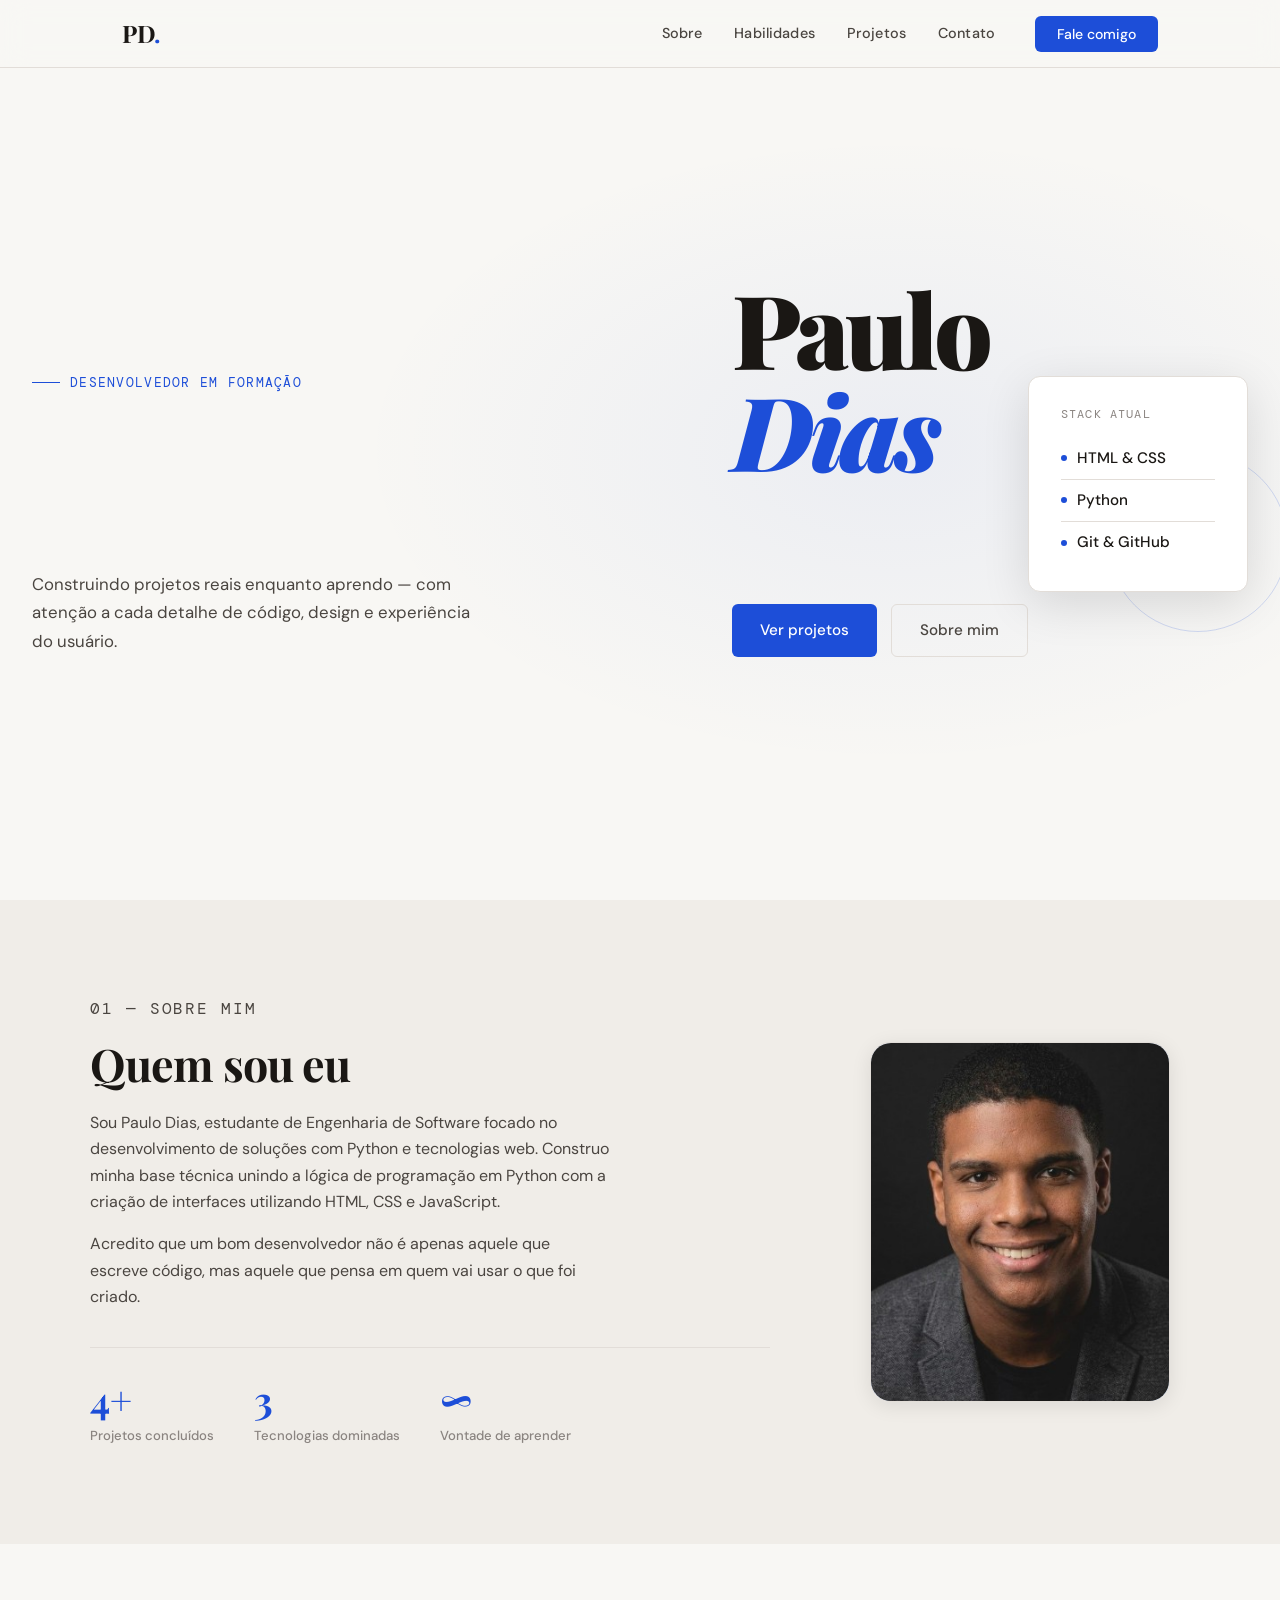
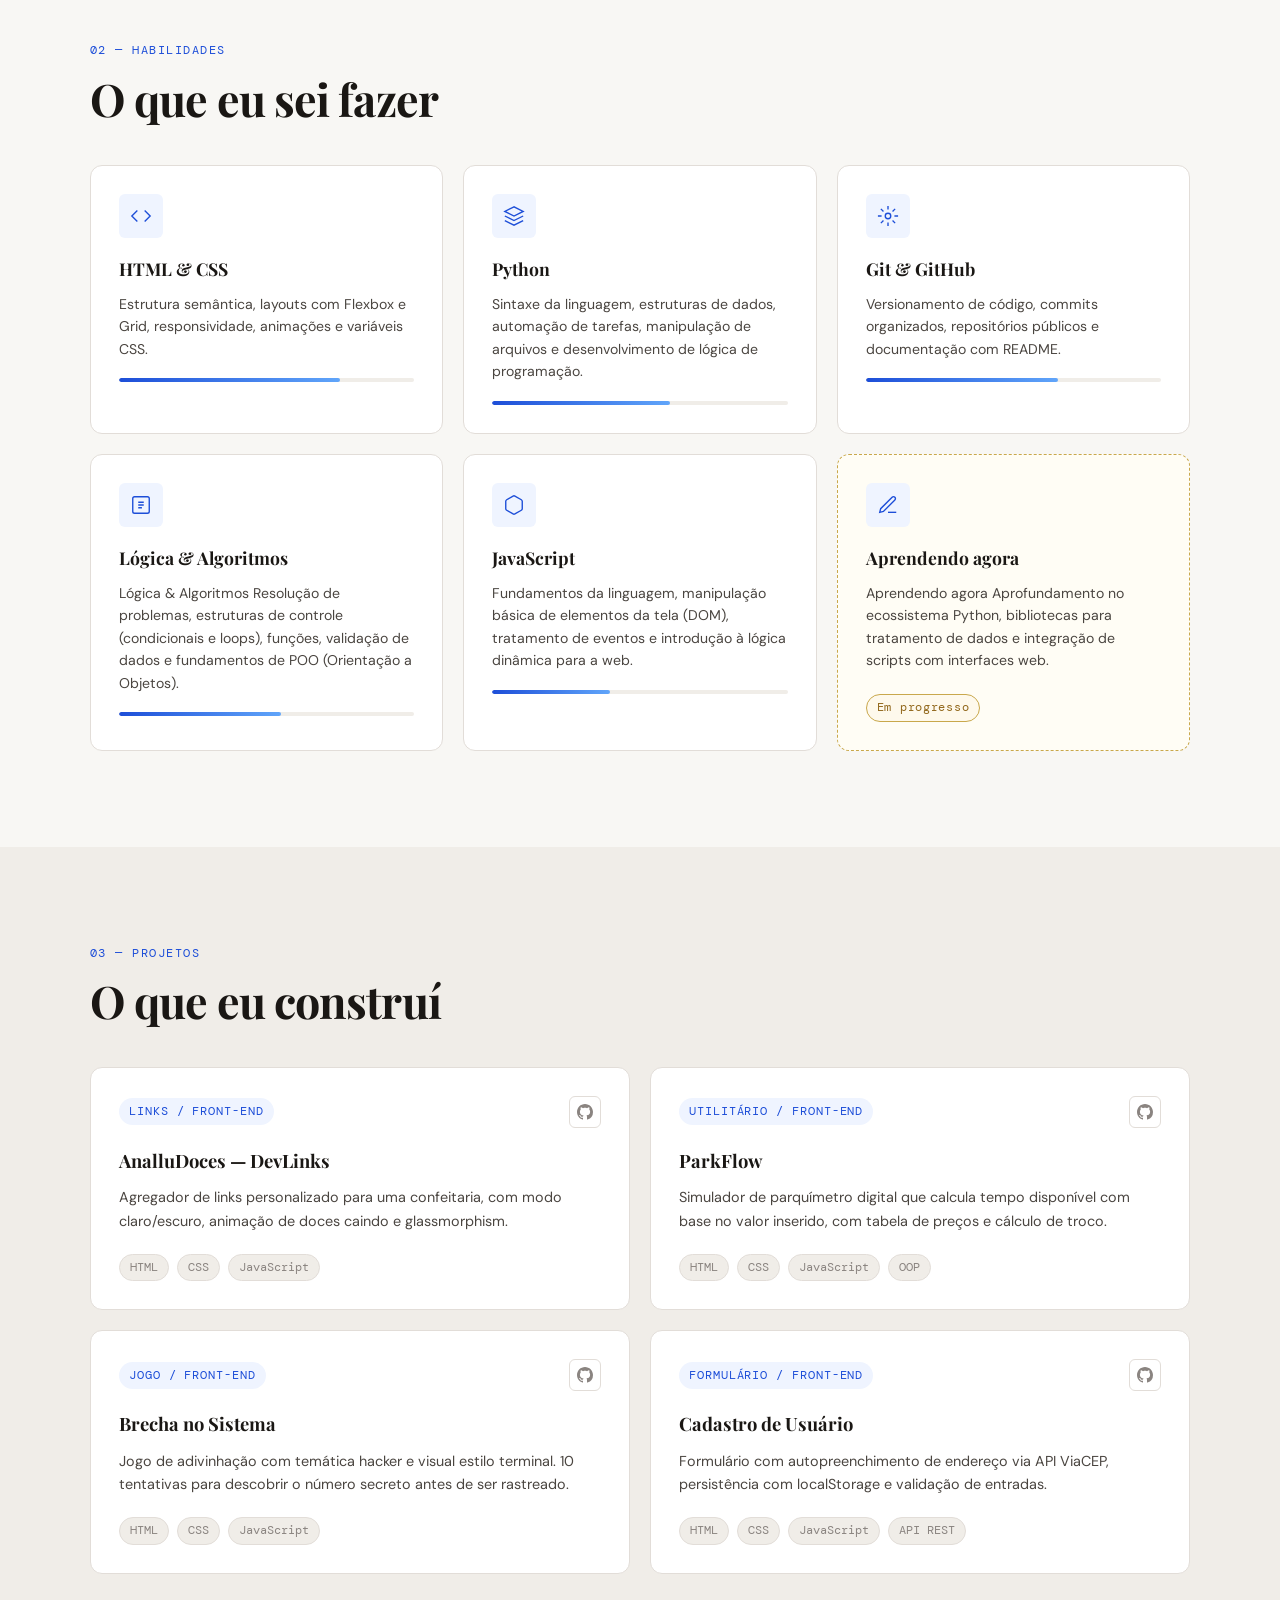
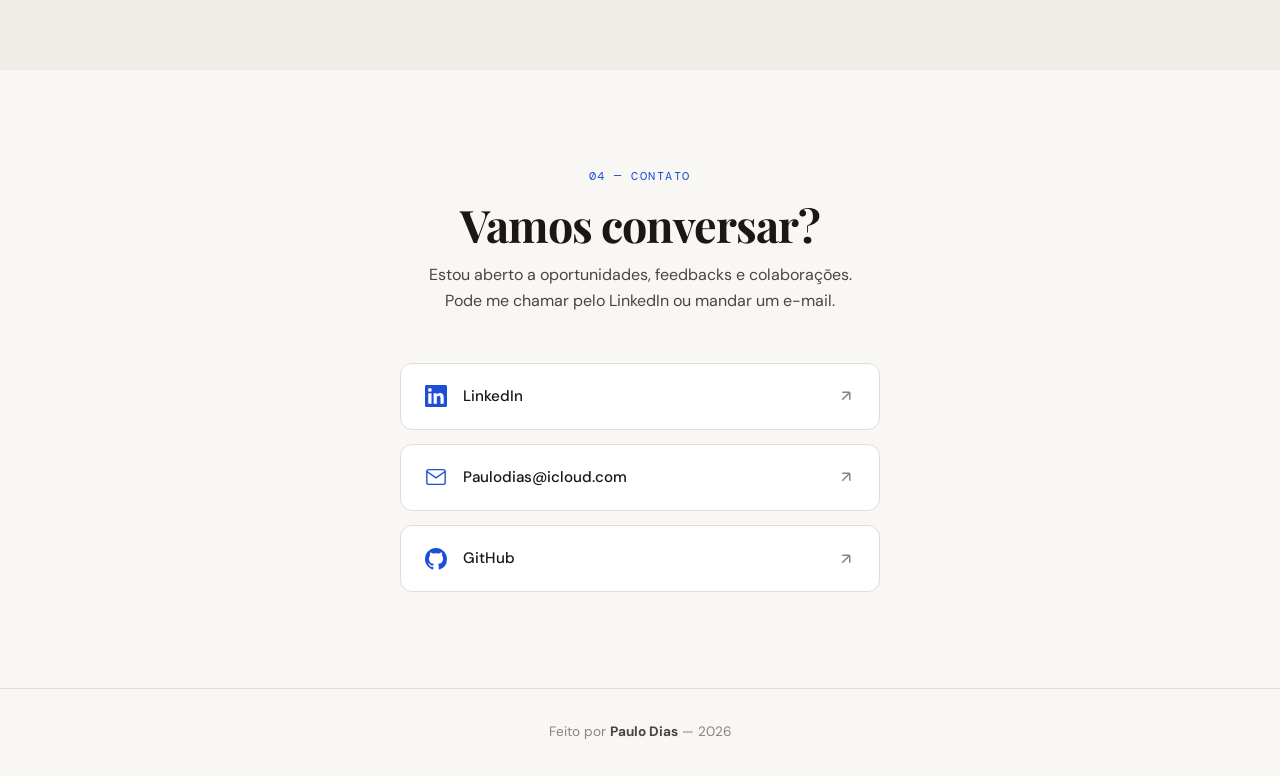
<file: index.html>
<!DOCTYPE html>
<html lang="pt-br">

<head>
  <meta charset="UTF-8" />
  <meta name="viewport" content="width=device-width, initial-scale=1.0" />
  <title>Paulo Dias — Desenvolvedor</title>
  <link rel="preconnect" href="https://fonts.googleapis.com" />
  <link rel="preconnect" href="https://fonts.gstatic.com" crossorigin />
  <link
    href="https://fonts.googleapis.com/css2?family=Playfair+Display:wght@700;900&family=DM+Sans:wght@300;400;500&family=DM+Mono&display=swap"
    rel="stylesheet" />
  <link rel="stylesheet" href="style.css" />
</head>

<body>

  <!-- NAV -->
  <nav id="navbar">
    <div class="nav-inner">
      <span class="nav-logo">PD<span class="dot">.</span></span>
      <ul class="nav-links">
        <li><a href="#sobre">Sobre</a></li>
        <li><a href="#habilidades">Habilidades</a></li>
        <li><a href="#projetos">Projetos</a></li>
        <li><a href="#contato">Contato</a></li>
      </ul>
      <button class="nav-cta" onclick="document.getElementById('contato').scrollIntoView({behavior:'smooth'})">
        Fale comigo
      </button>
    </div>
  </nav>

  <!-- HERO -->
  <section id="hero">
    <div class="hero-content">
      <p class="hero-tag">Desenvolvedor em formação</p>
      <h1 class="hero-title">
        Paulo<br /><em>Dias</em>
      </h1>
      <p class="hero-sub">
        Construindo projetos reais enquanto aprendo — com atenção
        a cada detalhe de código, design e experiência do usuário.
      </p>
      <div class="hero-actions">
        <a href="#projetos" class="btn-primary">Ver projetos</a>
        <a href="#sobre" class="btn-ghost">Sobre mim</a>
      </div>
    </div>
    <div class="hero-deco">
      <div class="deco-card">
        <span class="deco-label">Stack atual</span>
        <ul class="deco-stack">
          <li>HTML &amp; CSS</li>
          <li>Python</li>
          <li>Git &amp; GitHub</li>
        </ul>
      </div>
      <div class="deco-ring"></div>
    </div>
  </section>

  <!-- SOBRE -->
  <section id="sobre">
    <div class="section-inner two-col">
      <div class="sobre-text">
        <p class="section-label">01 — Sobre mim</p>
        <h2>Quem sou eu</h2>
        <p>
          Sou Paulo Dias, estudante de Engenharia de Software focado no desenvolvimento de soluções com Python e
          tecnologias web. Construo minha base técnica unindo a lógica de programação em Python com a criação de
          interfaces utilizando HTML, CSS e JavaScript.


        </p>
        <p>
          Acredito que um bom desenvolvedor não é apenas aquele que escreve código, mas aquele que
          pensa em quem vai usar o que foi criado.
        </p>
        <div class="sobre-stats">
          <div class="stat">
            <span class="stat-num">4+</span>
            <span class="stat-desc">Projetos concluídos</span>
          </div>
          <div class="stat">
            <span class="stat-num">3</span>
            <span class="stat-desc">Tecnologias dominadas</span>
          </div>
          <div class="stat">
            <span class="stat-num">∞</span>
            <span class="stat-desc">Vontade de aprender</span>
          </div>
        </div>
      </div>
      <div class="sobre-img-wrap">
        <div class="sobre-img-placeholder">
          <img src="assets/foto_perfil.jpg" alt="Foto de Paulo Dias">
        </div>
      </div>
    </div>
  </section>

  <!-- HABILIDADES -->
  <section id="habilidades">
    <div class="section-inner">
      <p class="section-label">02 — Habilidades</p>
      <h2>O que eu sei fazer</h2>
      <div class="skills-grid">

        <div class="skill-card">
          <div class="skill-icon">
            <svg viewBox="0 0 24 24" fill="none" stroke="currentColor" stroke-width="1.5">
              <polyline points="16 18 22 12 16 6" />
              <polyline points="8 6 2 12 8 18" />
            </svg>
          </div>
          <h3>HTML &amp; CSS</h3>
          <p>Estrutura semântica, layouts com Flexbox e Grid, responsividade, animações e variáveis CSS.</p>
          <div class="skill-bar">
            <div class="skill-fill" style="--fill: 75%"></div>
          </div>
        </div>

        <div class="skill-card">
          <div class="skill-icon">
            <svg viewBox="0 0 24 24" fill="none" stroke="currentColor" stroke-width="1.5">
              <path d="M12 2L2 7l10 5 10-5-10-5z" />
              <path d="M2 17l10 5 10-5" />
              <path d="M2 12l10 5 10-5" />
            </svg>
          </div>
          <h3>Python</h3>
          <p>Sintaxe da linguagem, estruturas de dados, automação de tarefas, manipulação de arquivos e desenvolvimento
            de lógica de programação.</p>
          <div class="skill-bar">
            <div class="skill-fill" style="--fill: 60%"></div>
          </div>
        </div>

        <div class="skill-card">
          <div class="skill-icon">
            <svg viewBox="0 0 24 24" fill="none" stroke="currentColor" stroke-width="1.5">
              <circle cx="12" cy="12" r="3" />
              <path
                d="M12 1v4M12 19v4M4.22 4.22l2.83 2.83M16.95 16.95l2.83 2.83M1 12h4M19 12h4M4.22 19.78l2.83-2.83M16.95 7.05l2.83-2.83" />
            </svg>
          </div>
          <h3>Git &amp; GitHub</h3>
          <p>Versionamento de código, commits organizados, repositórios públicos e documentação com README.</p>
          <div class="skill-bar">
            <div class="skill-fill" style="--fill: 65%"></div>
          </div>
        </div>

        <div class="skill-card">
          <div class="skill-icon">
            <svg viewBox="0 0 24 24" fill="none" stroke="currentColor" stroke-width="1.5">
              <rect x="3" y="3" width="18" height="18" rx="2" />
              <path d="M9 9h6M9 12h6M9 15h4" />
            </svg>
          </div>
          <h3>Lógica &amp; Algoritmos</h3>
          <p>Lógica & Algoritmos

            Resolução de problemas, estruturas de controle (condicionais e loops), funções, validação de dados e
            fundamentos de POO (Orientação a Objetos).</p>
          <div class="skill-bar">
            <div class="skill-fill" style="--fill: 55%"></div>
          </div>
        </div>

        <div class="skill-card">
          <div class="skill-icon">
            <svg viewBox="0 0 24 24" fill="none" stroke="currentColor" stroke-width="1.5">
              <path
                d="M21 16V8a2 2 0 0 0-1-1.73l-7-4a2 2 0 0 0-2 0l-7 4A2 2 0 0 0 3 8v8a2 2 0 0 0 1 1.73l7 4a2 2 0 0 0 2 0l7-4A2 2 0 0 0 21 16z" />
            </svg>
          </div>
          <h3>JavaScript</h3>
          <p>Fundamentos da linguagem, manipulação básica de elementos da tela (DOM), tratamento de eventos e introdução
            à lógica dinâmica para a web.</p>
          <div class="skill-bar">
            <div class="skill-fill" style="--fill: 40%"></div>
          </div>
        </div>

        <div class="skill-card skill-card--learning">
          <div class="skill-icon">
            <svg viewBox="0 0 24 24" fill="none" stroke="currentColor" stroke-width="1.5">
              <path d="M12 20h9" />
              <path d="M16.5 3.5a2.121 2.121 0 0 1 3 3L7 19l-4 1 1-4L16.5 3.5z" />
            </svg>
          </div>
          <h3>Aprendendo agora</h3>
          <p>Aprendendo agora

            Aprofundamento no ecossistema Python, bibliotecas para tratamento de dados e integração de scripts com
            interfaces web.</p>
          <span class="badge-learning">Em progresso</span>
        </div>

      </div>
    </div>
  </section>

  <!-- PROJETOS -->
  <section id="projetos">
    <div class="section-inner">
      <p class="section-label">03 — Projetos</p>
      <h2>O que eu construí</h2>
      <div class="projects-grid">

        <div class="project-card">
          <div class="project-top">
            <span class="project-tag">Links / Front-end</span>
            <div class="project-links">
              <a href="https://github.com/Bdiaszzz/Projeto-Anallu" target="_blank" title="Ver no GitHub">
                <svg viewBox="0 0 24 24" fill="currentColor">
                  <path
                    d="M12 0C5.37 0 0 5.37 0 12c0 5.31 3.435 9.795 8.205 11.385.6.105.825-.255.825-.57 0-.285-.015-1.23-.015-2.235-3.015.555-3.795-.735-4.035-1.41-.135-.345-.72-1.41-1.23-1.695-.42-.225-1.02-.78-.015-.795.945-.015 1.62.87 1.845 1.23 1.08 1.815 2.805 1.305 3.495.99.105-.78.42-1.305.765-1.605-2.67-.3-5.46-1.335-5.46-5.925 0-1.305.465-2.385 1.23-3.225-.12-.3-.54-1.53.12-3.18 0 0 1.005-.315 3.3 1.23.96-.27 1.98-.405 3-.405s2.04.135 3 .405c2.295-1.56 3.3-1.23 3.3-1.23.66 1.65.24 2.88.12 3.18.765.84 1.23 1.905 1.23 3.225 0 4.605-2.805 5.625-5.475 5.925.435.375.81 1.095.81 2.22 0 1.605-.015 2.895-.015 3.3 0 .315.225.69.825.57A12.02 12.02 0 0 0 24 12c0-6.63-5.37-12-12-12z" />
                </svg>
              </a>
            </div>
          </div>
          <h3>AnalluDoces — DevLinks</h3>
          <p>Agregador de links personalizado para uma confeitaria, com modo claro/escuro, animação de doces caindo e
            glassmorphism.</p>
          <div class="project-techs">
            <span>HTML</span><span>CSS</span><span>JavaScript</span>
          </div>
        </div>

        <div class="project-card">
          <div class="project-top">
            <span class="project-tag">Utilitário / Front-end</span>
            <div class="project-links">
              <a href="https://github.com/Bdiaszzz/POO" target="_blank">
                <svg viewBox="0 0 24 24" fill="currentColor">
                  <path
                    d="M12 0C5.37 0 0 5.37 0 12c0 5.31 3.435 9.795 8.205 11.385.6.105.825-.255.825-.57 0-.285-.015-1.23-.015-2.235-3.015.555-3.795-.735-4.035-1.41-.135-.345-.72-1.41-1.23-1.695-.42-.225-1.02-.78-.015-.795.945-.015 1.62.87 1.845 1.23 1.08 1.815 2.805 1.305 3.495.99.105-.78.42-1.305.765-1.605-2.67-.3-5.46-1.335-5.46-5.925 0-1.305.465-2.385 1.23-3.225-.12-.3-.54-1.53.12-3.18 0 0 1.005-.315 3.3 1.23.96-.27 1.98-.405 3-.405s2.04.135 3 .405c2.295-1.56 3.3-1.23 3.3-1.23.66 1.65.24 2.88.12 3.18.765.84 1.23 1.905 1.23 3.225 0 4.605-2.805 5.625-5.475 5.925.435.375.81 1.095.81 2.22 0 1.605-.015 2.895-.015 3.3 0 .315.225.69.825.57A12.02 12.02 0 0 0 24 12c0-6.63-5.37-12-12-12z" />
                </svg>
              </a>
            </div>
          </div>
          <h3>ParkFlow</h3>
          <p>Simulador de parquímetro digital que calcula tempo disponível com base no valor inserido, com tabela de
            preços e cálculo de troco.</p>
          <div class="project-techs">
            <span>HTML</span><span>CSS</span><span>JavaScript</span><span>OOP</span>
          </div>
        </div>

        <div class="project-card">
          <div class="project-top">
            <span class="project-tag">Jogo / Front-end</span>
            <div class="project-links">
              <a href="https://github.com/Bdiaszzz/Desafio-HackerRank" title="GitHub" target="_blank">
                <svg viewBox="0 0 24 24" fill="currentColor">
                  <path
                    d="M12 0C5.37 0 0 5.37 0 12c0 5.31 3.435 9.795 8.205 11.385.6.105.825-.255.825-.57 0-.285-.015-1.23-.015-2.235-3.015.555-3.795-.735-4.035-1.41-.135-.345-.72-1.41-1.23-1.695-.42-.225-1.02-.78-.015-.795.945-.015 1.62.87 1.845 1.23 1.08 1.815 2.805 1.305 3.495.99.105-.78.42-1.305.765-1.605-2.67-.3-5.46-1.335-5.46-5.925 0-1.305.465-2.385 1.23-3.225-.12-.3-.54-1.53.12-3.18 0 0 1.005-.315 3.3 1.23.96-.27 1.98-.405 3-.405s2.04.135 3 .405c2.295-1.56 3.3-1.23 3.3-1.23.66 1.65.24 2.88.12 3.18.765.84 1.23 1.905 1.23 3.225 0 4.605-2.805 5.625-5.475 5.925.435.375.81 1.095.81 2.22 0 1.605-.015 2.895-.015 3.3 0 .315.225.69.825.57A12.02 12.02 0 0 0 24 12c0-6.63-5.37-12-12-12z" />
                </svg>
              </a>
            </div>
          </div>
          <h3>Brecha no Sistema</h3>
          <p>Jogo de adivinhação com temática hacker e visual estilo terminal. 10 tentativas para descobrir o número
            secreto antes de ser rastreado.</p>
          <div class="project-techs">
            <span>HTML</span><span>CSS</span><span>JavaScript</span>
          </div>
        </div>

        <div class="project-card">
          <div class="project-top">
            <span class="project-tag">Formulário / Front-end</span>
            <div class="project-links">
              <a href="https://github.com/Bdiaszzz/WebAPIs" title="GitHub" target="_blank">
                <svg viewBox="0 0 24 24" fill="currentColor">
                  <path
                    d="M12 0C5.37 0 0 5.37 0 12c0 5.31 3.435 9.795 8.205 11.385.6.105.825-.255.825-.57 0-.285-.015-1.23-.015-2.235-3.015.555-3.795-.735-4.035-1.41-.135-.345-.72-1.41-1.23-1.695-.42-.225-1.02-.78-.015-.795.945-.015 1.62.87 1.845 1.23 1.08 1.815 2.805 1.305 3.495.99.105-.78.42-1.305.765-1.605-2.67-.3-5.46-1.335-5.46-5.925 0-1.305.465-2.385 1.23-3.225-.12-.3-.54-1.53.12-3.18 0 0 1.005-.315 3.3 1.23.96-.27 1.98-.405 3-.405s2.04.135 3 .405c2.295-1.56 3.3-1.23 3.3-1.23.66 1.65.24 2.88.12 3.18.765.84 1.23 1.905 1.23 3.225 0 4.605-2.805 5.625-5.475 5.925.435.375.81 1.095.81 2.22 0 1.605-.015 2.895-.015 3.3 0 .315.225.69.825.57A12.02 12.02 0 0 0 24 12c0-6.63-5.37-12-12-12z" />
                </svg>
              </a>
            </div>
          </div>
          <h3>Cadastro de Usuário</h3>
          <p>Formulário com autopreenchimento de endereço via API ViaCEP, persistência com localStorage e validação de
            entradas.</p>
          <div class="project-techs">
            <span>HTML</span><span>CSS</span><span>JavaScript</span><span>API REST</span>
          </div>
        </div>

      </div>
    </div>
  </section>

  <!-- CONTATO -->
  <section id="contato">
    <div class="section-inner contato-inner">
      <p class="section-label">04 — Contato</p>
      <h2>Vamos conversar?</h2>
      <p class="contato-sub">
        Estou aberto a oportunidades, feedbacks e colaborações.
        Pode me chamar pelo LinkedIn ou mandar um e-mail.
      </p>
      <div class="contato-links">
        <a href="https://www.linkedin.com/in/paulo-dias-engsoftware/" target="_blank" class="contato-card">
          <svg viewBox="0 0 24 24" fill="currentColor">
            <path
              d="M20.447 20.452h-3.554v-5.569c0-1.328-.027-3.037-1.852-3.037-1.853 0-2.136 1.445-2.136 2.939v5.667H9.351V9h3.414v1.561h.046c.477-.9 1.637-1.85 3.37-1.85 3.601 0 4.267 2.37 4.267 5.455v6.286zM5.337 7.433a2.062 2.062 0 0 1-2.063-2.065 2.064 2.064 0 1 1 2.063 2.065zm1.782 13.019H3.555V9h3.564v11.452zM22.225 0H1.771C.792 0 0 .774 0 1.729v20.542C0 23.227.792 24 1.771 24h20.451C23.2 24 24 23.227 24 22.271V1.729C24 .774 23.2 0 22.222 0h.003z" />
          </svg>
          <span>LinkedIn</span>
          <svg class="arrow" viewBox="0 0 24 24" fill="none" stroke="currentColor" stroke-width="2">
            <path d="M7 17L17 7M17 7H7M17 7v10" />
          </svg>
        </a>
        <a href="mailto:Paulodias@icloud.com" class="contato-card">
          <svg viewBox="0 0 24 24" fill="none" stroke="currentColor" stroke-width="1.5">
            <path d="M4 4h16c1.1 0 2 .9 2 2v12c0 1.1-.9 2-2 2H4c-1.1 0-2-.9-2-2V6c0-1.1.9-2 2-2z" />
            <polyline points="22,6 12,13 2,6" />
          </svg>
          <span>Paulodias@icloud.com</span>
          <svg class="arrow" viewBox="0 0 24 24" fill="none" stroke="currentColor" stroke-width="2">
            <path d="M7 17L17 7M17 7H7M17 7v10" />
          </svg>
        </a>
        <a href="https://github.com/Bdiaszzz" target="_blank" class="contato-card">
          <svg viewBox="0 0 24 24" fill="currentColor">
            <path
              d="M12 0C5.37 0 0 5.37 0 12c0 5.31 3.435 9.795 8.205 11.385.6.105.825-.255.825-.57 0-.285-.015-1.23-.015-2.235-3.015.555-3.795-.735-4.035-1.41-.135-.345-.72-1.41-1.23-1.695-.42-.225-1.02-.78-.015-.795.945-.015 1.62.87 1.845 1.23 1.08 1.815 2.805 1.305 3.495.99.105-.78.42-1.305.765-1.605-2.67-.3-5.46-1.335-5.46-5.925 0-1.305.465-2.385 1.23-3.225-.12-.3-.54-1.53.12-3.18 0 0 1.005-.315 3.3 1.23.96-.27 1.98-.405 3-.405s2.04.135 3 .405c2.295-1.56 3.3-1.23 3.3-1.23.66 1.65.24 2.88.12 3.18.765.84 1.23 1.905 1.23 3.225 0 4.605-2.805 5.625-5.475 5.925.435.375.81 1.095.81 2.22 0 1.605-.015 2.895-.015 3.3 0 .315.225.69.825.57A12.02 12.02 0 0 0 24 12c0-6.63-5.37-12-12-12z" />
          </svg>
          <span>GitHub</span>
          <svg class="arrow" viewBox="0 0 24 24" fill="none" stroke="currentColor" stroke-width="2">
            <path d="M7 17L17 7M17 7H7M17 7v10" />
          </svg>
        </a>
      </div>
    </div>
  </section>

  <!-- FOOTER -->
  <footer>
    <p>Feito por <strong>Paulo Dias</strong> &mdash; 2026</p>
  </footer>

  <script src="script.js"></script>
</body>

</html>
</file>
<file: style.css>
/* ================================
   TOKENS
================================ */
:root {
  --bg:          #f8f7f4;
  --bg-alt:      #f0ede8;
  --surface:     #ffffff;
  --border:      #e2ddd8;
  --text-1:      #1a1714;
  --text-2:      #4a4540;
  --text-3:      #8a8480;
  --accent:      #1d4ed8;
  --accent-lt:   #eff4ff;
  --accent-hover:#1e40af;
  --gold:        #c9a84c;
  --radius-sm:   6px;
  --radius-md:   12px;
  --radius-lg:   20px;
  --shadow-sm:   0 1px 3px rgba(0,0,0,.07);
  --shadow-md:   0 4px 20px rgba(0,0,0,.09);
  --shadow-lg:   0 12px 48px rgba(0,0,0,.12);
  --nav-h:       68px;
  --max-w:       1100px;
}

/* ================================
   RESET
================================ */
*, *::before, *::after { margin:0; padding:0; box-sizing:border-box; }
html { scroll-behavior: smooth; font-size: 16px; }
body {
  font-family: 'DM Sans', sans-serif;
  background: var(--bg);
  color: var(--text-1);
  line-height: 1.65;
  -webkit-font-smoothing: antialiased;
}
img { display:block; max-width:100%; }
a { text-decoration: none; color: inherit; }
ul { list-style: none; }

/* ================================
   NAV
================================ */
#navbar {
  position: fixed;
  top: 0; left: 0; right: 0;
  height: var(--nav-h);
  background: rgba(248,247,244,.88);
  backdrop-filter: blur(14px);
  -webkit-backdrop-filter: blur(14px);
  border-bottom: 1px solid var(--border);
  z-index: 100;
  transition: box-shadow .3s;
}
#navbar.scrolled { box-shadow: var(--shadow-md); }
.nav-inner {
  max-width: var(--max-w);
  margin: 0 auto;
  padding: 0 32px;
  height: 100%;
  display: flex;
  align-items: center;
  gap: 40px;
}
.nav-logo {
  font-family: 'Playfair Display', serif;
  font-size: 1.5rem;
  font-weight: 700;
  letter-spacing: -.02em;
  color: var(--text-1);
  margin-right: auto;
}
.nav-logo .dot { color: var(--accent); }
.nav-links {
  display: flex;
  gap: 32px;
}
.nav-links a {
  font-size: .9rem;
  font-weight: 500;
  color: var(--text-2);
  letter-spacing: .01em;
  transition: color .2s;
  position: relative;
}
.nav-links a::after {
  content: '';
  position: absolute;
  bottom: -3px; left: 0;
  width: 0; height: 2px;
  background: var(--accent);
  transition: width .25s;
}
.nav-links a:hover { color: var(--accent); }
.nav-links a:hover::after { width: 100%; }
.nav-cta {
  padding: 9px 22px;
  background: var(--accent);
  color: #fff;
  border: none;
  border-radius: var(--radius-sm);
  font-family: 'DM Sans', sans-serif;
  font-size: .88rem;
  font-weight: 500;
  cursor: pointer;
  transition: background .2s, transform .15s;
}
.nav-cta:hover { background: var(--accent-hover); transform: translateY(-1px); }

/* ================================
   SECTION COMMON
================================ */
section { padding: 96px 32px; }
.section-inner {
  max-width: var(--max-w);
  margin: 0 auto;
}
.section-label {
  font-family: 'DM Mono', monospace;
  font-size: .78rem;
  color: var(--accent);
  letter-spacing: .12em;
  text-transform: uppercase;
  margin-bottom: 12px;
}
h2 {
  font-family: 'Playfair Display', serif;
  font-size: clamp(2rem, 4vw, 2.8rem);
  font-weight: 700;
  line-height: 1.15;
  letter-spacing: -.02em;
  color: var(--text-1);
  margin-bottom: 40px;
}

/* ================================
   HERO
================================ */
#hero {
  min-height: 100vh;
  padding-top: calc(var(--nav-h) + 80px);
  padding-bottom: 80px;
  padding-left: 32px;
  padding-right: 32px;
  display: flex;
  align-items: center;
  background:
    radial-gradient(ellipse 60% 50% at 70% 50%, rgba(29,78,216,.06) 0%, transparent 70%),
    var(--bg);
}
.hero-content {
  max-width: var(--max-w);
  margin: 0 auto;
  display: grid;
  grid-template-columns: 1fr auto;
  gap: 64px;
  align-items: center;
  width: 100%;
}
.hero-tag {
  font-family: 'DM Mono', monospace;
  font-size: .8rem;
  color: var(--accent);
  letter-spacing: .1em;
  text-transform: uppercase;
  margin-bottom: 18px;
  display: flex;
  align-items: center;
  gap: 10px;
}
.hero-tag::before {
  content: '';
  display: inline-block;
  width: 28px; height: 1px;
  background: var(--accent);
}
.hero-title {
  font-family: 'Playfair Display', serif;
  font-size: clamp(3.5rem, 8vw, 6.5rem);
  font-weight: 900;
  line-height: 1;
  letter-spacing: -.04em;
  color: var(--text-1);
  margin-bottom: 24px;
}
.hero-title em {
  font-style: italic;
  color: var(--accent);
}
.hero-sub {
  font-size: 1.05rem;
  color: var(--text-2);
  max-width: 440px;
  line-height: 1.7;
  margin-bottom: 36px;
}
.hero-actions { display: flex; gap: 14px; flex-wrap: wrap; }
.btn-primary {
  display: inline-flex;
  align-items: center;
  padding: 13px 28px;
  background: var(--accent);
  color: #fff;
  border-radius: var(--radius-sm);
  font-weight: 500;
  font-size: .95rem;
  transition: background .2s, transform .15s, box-shadow .2s;
}
.btn-primary:hover {
  background: var(--accent-hover);
  transform: translateY(-2px);
  box-shadow: 0 8px 24px rgba(29,78,216,.25);
}
.btn-ghost {
  display: inline-flex;
  align-items: center;
  padding: 13px 28px;
  border: 1.5px solid var(--border);
  color: var(--text-2);
  border-radius: var(--radius-sm);
  font-weight: 500;
  font-size: .95rem;
  transition: border-color .2s, color .2s, transform .15s;
}
.btn-ghost:hover {
  border-color: var(--accent);
  color: var(--accent);
  transform: translateY(-2px);
}
/* Deco card */
.hero-deco { position: relative; flex-shrink: 0; }
.deco-card {
  background: var(--surface);
  border: 1px solid var(--border);
  border-radius: var(--radius-md);
  padding: 28px 32px;
  box-shadow: var(--shadow-lg);
  position: relative;
  z-index: 1;
  min-width: 220px;
}
.deco-label {
  font-family: 'DM Mono', monospace;
  font-size: .72rem;
  letter-spacing: .1em;
  text-transform: uppercase;
  color: var(--text-3);
  display: block;
  margin-bottom: 14px;
}
.deco-stack li {
  font-size: .95rem;
  font-weight: 500;
  color: var(--text-1);
  padding: 8px 0;
  border-bottom: 1px solid var(--border);
  display: flex;
  align-items: center;
  gap: 10px;
}
.deco-stack li:last-child { border-bottom: none; }
.deco-stack li::before {
  content: '';
  width: 6px; height: 6px;
  background: var(--accent);
  border-radius: 50%;
  flex-shrink: 0;
}
.deco-ring {
  position: absolute;
  width: 180px; height: 180px;
  border-radius: 50%;
  border: 1px solid rgba(29,78,216,.18);
  bottom: -40px; right: -40px;
  z-index: 0;
}

/* ================================
   SOBRE
================================ */
#sobre { background: var(--bg-alt); }
.two-col {
  display: grid;
  grid-template-columns: 1fr 340px;
  gap: 80px;
  align-items: center;
}
.sobre-text h2 { margin-bottom: 20px; }
.sobre-text p {
  color: var(--text-2);
  font-size: 1rem;
  margin-bottom: 16px;
  max-width: 520px;
}
.sobre-stats {
  display: flex;
  gap: 40px;
  margin-top: 36px;
  padding-top: 32px;
  border-top: 1px solid var(--border);
}
.stat-num {
  display: block;
  font-family: 'Playfair Display', serif;
  font-size: 2.4rem;
  font-weight: 700;
  color: var(--accent);
  line-height: 1;
  margin-bottom: 4px;
}
.stat-desc {
  font-size: .82rem;
  color: var(--text-3);
  font-weight: 500;
}
.sobre-img-wrap { display: flex; justify-content: center; }
.sobre-img-placeholder {
  width: 300px; height: 360px;
  border-radius: var(--radius-lg);
  background: linear-gradient(135deg, var(--accent-lt), #dbeafe);
  border: 1px solid var(--border);
  display: flex;
  align-items: center;
  justify-content: center;
  color: var(--accent);
  font-size: .85rem;
  font-family: 'DM Mono', monospace;
  letter-spacing: .05em;
  box-shadow: var(--shadow-md);
}
/* Quando tiver foto: */
.sobre-img-placeholder img {
  width: 100%; height: 100%;
  object-fit: cover;
  border-radius: var(--radius-lg);
}

/* ================================
   HABILIDADES
================================ */
#habilidades { background: var(--bg); }
.skills-grid {
  display: grid;
  grid-template-columns: repeat(3, 1fr);
  gap: 20px;
}
.skill-card {
  background: var(--surface);
  border: 1px solid var(--border);
  border-radius: var(--radius-md);
  padding: 28px;
  transition: transform .25s, box-shadow .25s;
  position: relative;
}
.skill-card:hover {
  transform: translateY(-4px);
  box-shadow: var(--shadow-lg);
}
.skill-icon {
  width: 44px; height: 44px;
  background: var(--accent-lt);
  border-radius: var(--radius-sm);
  display: flex;
  align-items: center;
  justify-content: center;
  margin-bottom: 16px;
}
.skill-icon svg {
  width: 22px; height: 22px;
  color: var(--accent);
  stroke: var(--accent);
}
.skill-card h3 {
  font-family: 'Playfair Display', serif;
  font-size: 1.1rem;
  font-weight: 700;
  color: var(--text-1);
  margin-bottom: 10px;
}
.skill-card p {
  font-size: .88rem;
  color: var(--text-2);
  line-height: 1.6;
  margin-bottom: 18px;
}
.skill-bar {
  height: 4px;
  background: var(--bg-alt);
  border-radius: 99px;
  overflow: hidden;
}
.skill-fill {
  height: 100%;
  width: var(--fill);
  background: linear-gradient(90deg, var(--accent), #60a5fa);
  border-radius: 99px;
  animation: grow .9s ease forwards;
  transform-origin: left;
}
@keyframes grow {
  from { width: 0; }
  to   { width: var(--fill); }
}
.skill-card--learning {
  border-style: dashed;
  border-color: var(--gold);
  background: #fffdf5;
}
.badge-learning {
  display: inline-block;
  margin-top: 4px;
  padding: 3px 10px;
  background: #fef9ec;
  border: 1px solid var(--gold);
  border-radius: 99px;
  font-size: .75rem;
  font-family: 'DM Mono', monospace;
  color: #92681c;
  letter-spacing: .06em;
}

/* ================================
   PROJETOS
================================ */
#projetos { background: var(--bg-alt); }
.projects-grid {
  display: grid;
  grid-template-columns: repeat(2, 1fr);
  gap: 20px;
}
.project-card {
  background: var(--surface);
  border: 1px solid var(--border);
  border-radius: var(--radius-md);
  padding: 28px;
  transition: transform .25s, box-shadow .25s;
  display: flex;
  flex-direction: column;
}
.project-card:hover {
  transform: translateY(-4px);
  box-shadow: var(--shadow-lg);
}
.project-top {
  display: flex;
  justify-content: space-between;
  align-items: center;
  margin-bottom: 18px;
}
.project-tag {
  font-family: 'DM Mono', monospace;
  font-size: .72rem;
  letter-spacing: .08em;
  text-transform: uppercase;
  color: var(--accent);
  background: var(--accent-lt);
  padding: 4px 10px;
  border-radius: 99px;
}
.project-links { display: flex; gap: 10px; }
.project-links a {
  width: 32px; height: 32px;
  display: flex;
  align-items: center;
  justify-content: center;
  border: 1px solid var(--border);
  border-radius: var(--radius-sm);
  color: var(--text-3);
  transition: color .2s, border-color .2s;
}
.project-links a svg { width: 16px; height: 16px; }
.project-links a:hover { color: var(--text-1); border-color: var(--text-1); }
.project-card h3 {
  font-family: 'Playfair Display', serif;
  font-size: 1.15rem;
  font-weight: 700;
  color: var(--text-1);
  margin-bottom: 10px;
}
.project-card p {
  font-size: .9rem;
  color: var(--text-2);
  line-height: 1.65;
  flex: 1;
  margin-bottom: 20px;
}
.project-techs {
  display: flex;
  gap: 8px;
  flex-wrap: wrap;
}
.project-techs span {
  font-size: .75rem;
  font-family: 'DM Mono', monospace;
  color: var(--text-3);
  background: var(--bg-alt);
  border: 1px solid var(--border);
  padding: 3px 10px;
  border-radius: 99px;
}

/* ================================
   CONTATO
================================ */
#contato { background: var(--bg); }
.contato-inner { text-align: center; }
.contato-inner h2 { margin-bottom: 12px; }
.contato-sub {
  font-size: 1rem;
  color: var(--text-2);
  max-width: 460px;
  margin: 0 auto 48px;
}
.contato-links {
  display: flex;
  flex-direction: column;
  gap: 14px;
  max-width: 480px;
  margin: 0 auto;
}
.contato-card {
  display: flex;
  align-items: center;
  gap: 16px;
  padding: 20px 24px;
  background: var(--surface);
  border: 1px solid var(--border);
  border-radius: var(--radius-md);
  color: var(--text-1);
  font-weight: 500;
  font-size: .95rem;
  transition: border-color .2s, transform .2s, box-shadow .2s;
}
.contato-card:hover {
  border-color: var(--accent);
  transform: translateX(4px);
  box-shadow: var(--shadow-md);
}
.contato-card svg:first-child { width: 22px; height: 22px; flex-shrink: 0; color: var(--accent); }
.contato-card span { flex: 1; text-align: left; }
.contato-card .arrow { width: 18px; height: 18px; color: var(--text-3); transition: color .2s; }
.contato-card:hover .arrow { color: var(--accent); }

/* ================================
   FOOTER
================================ */
footer {
  text-align: center;
  padding: 32px;
  border-top: 1px solid var(--border);
  font-size: .85rem;
  color: var(--text-3);
  background: var(--bg);
}
footer strong { color: var(--text-2); }

/* ================================
   ANIMAÇÕES DE ENTRADA
================================ */
.fade-in {
  opacity: 0;
  transform: translateY(24px);
  transition: opacity .7s ease, transform .7s ease;
}
.fade-in.visible {
  opacity: 1;
  transform: translateY(0);
}

/* ================================
   RESPONSIVO
================================ */
@media (max-width: 900px) {
  .hero-content { grid-template-columns: 1fr; gap: 48px; }
  .hero-deco { display: none; }
  .two-col { grid-template-columns: 1fr; }
  .sobre-img-wrap { display: none; }
  .skills-grid { grid-template-columns: repeat(2, 1fr); }
  .projects-grid { grid-template-columns: 1fr; }
  .nav-links { display: none; }
}
@media (max-width: 540px) {
  section { padding: 72px 20px; }
  .skills-grid { grid-template-columns: 1fr; }
  .sobre-stats { flex-direction: column; gap: 20px; }
  .nav-inner { padding: 0 20px; }
}
</file>
